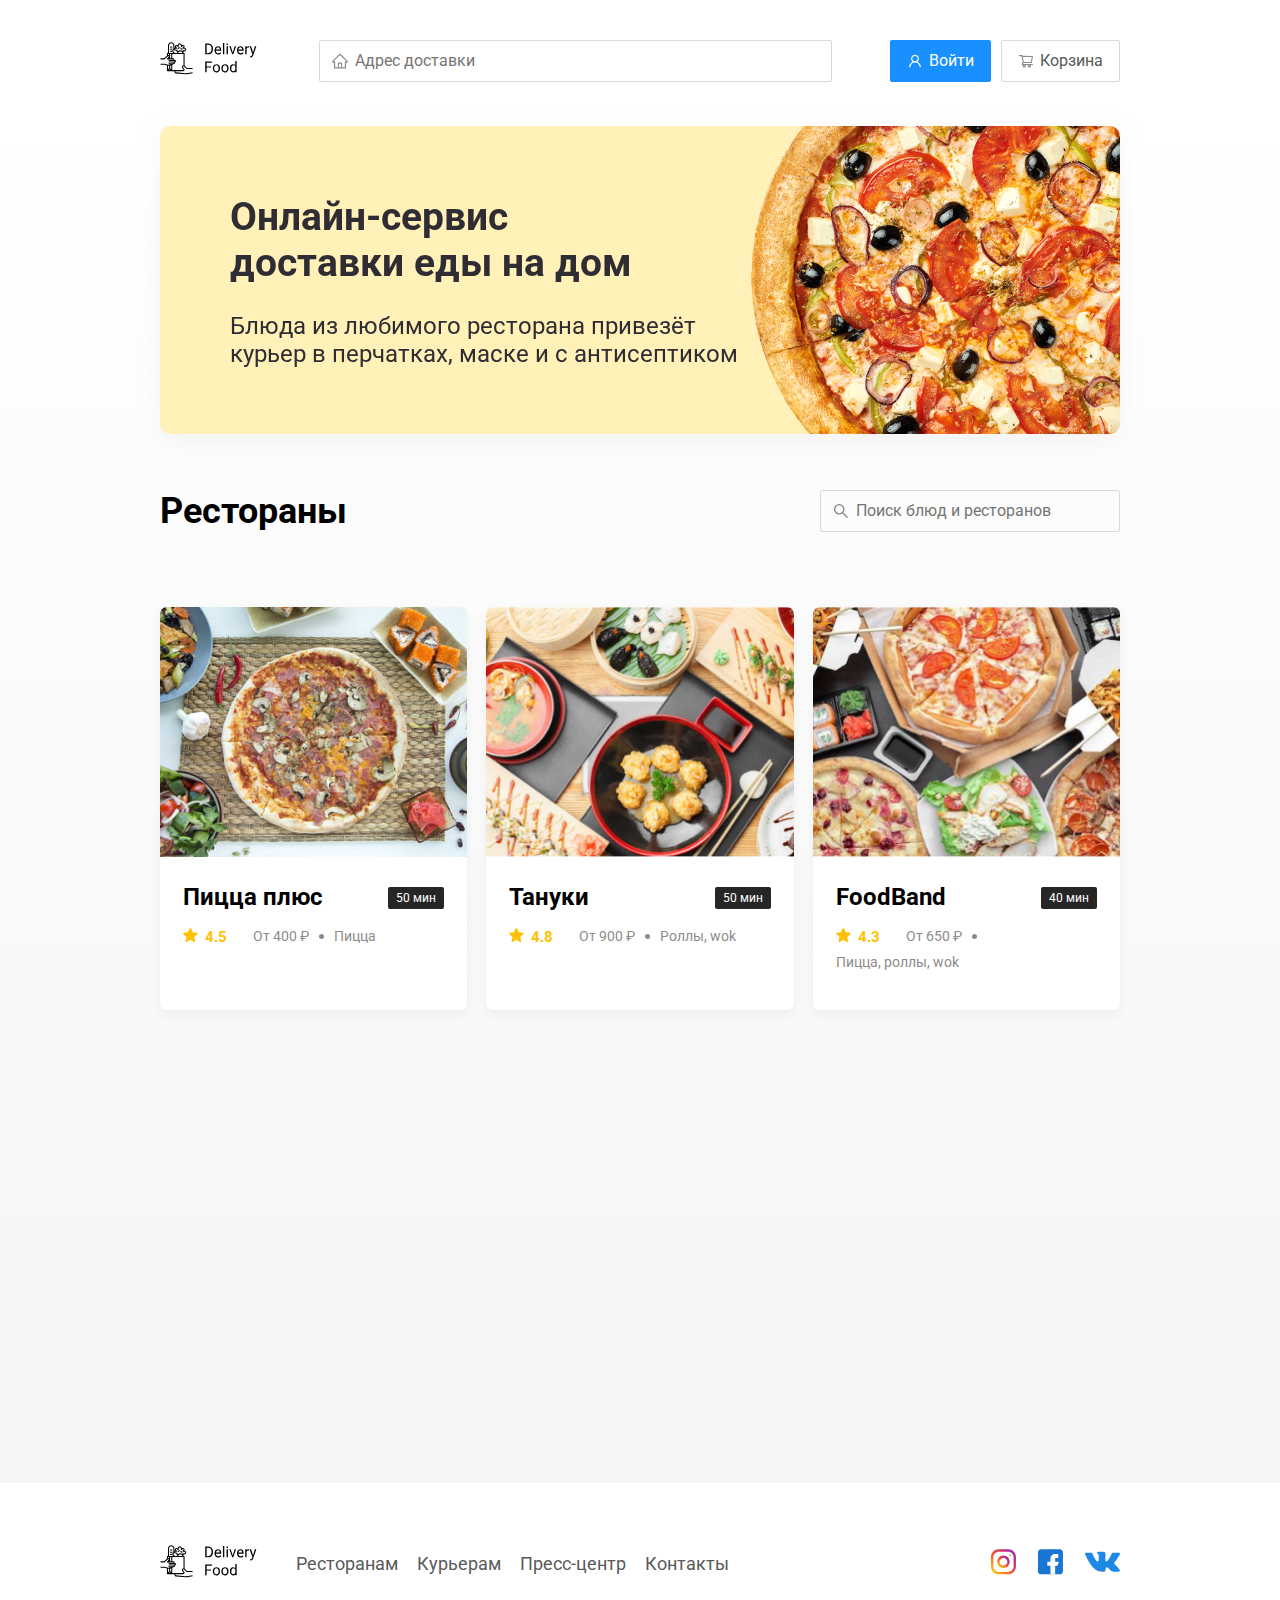
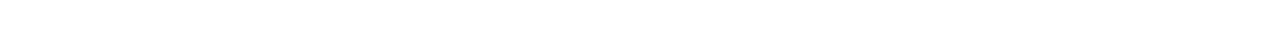
<file: index.html>
<!DOCTYPE html>
<html lang="ru">
  <head>
    <meta charset="UTF-8" />
    <meta name="viewport" content="width=device-width, initial-scale=1.0" />
    <title>Delivery Food - доставка еды на дом</title>
    <link href="https://fonts.googleapis.com/css2?family=Roboto:wght@400;700&display=swap" rel="stylesheet"> 
    <link rel="stylesheet" href="./css/normalize.css" />
    <link rel="stylesheet" href="./css/animate.min.css" />
    <link rel="stylesheet" href="./css/style.css" />
  </head>
  <!-- Шапка сайта -->
    
    <div class="container">
      <header class="header">
        <a class="logo" href="./index.html"><img src="./img/logo.svg" alt="Логотип" /></a>
        <input type="text" class="input input-adress" placeholder="Адрес доставки"/>
        <div class="buttons">
          <button class="button button-primary">
            <img src="./img/user.svg" alt="User" class="button-icon">
            <span class="button-text">Войти</span>
          </button>
          <button class="button">
            <img src="./img/icon container.svg" alt="User" class="button-icon">
            <span class="button-text">Корзина</span>
          </button>
        </div>
      </header>
    </div>
 <!-- Основная часть сайта -->
    <main class="main">
      <div class="container">
        <section class="promo">
          <h1 class="promo-title">Онлайн-сервис<br>доставки еды на&nbsp;дом</h1>
          <p class="promo-text">Блюда из&nbsp;любимого ресторана привезёт курьер в&nbsp;перчатках, маске и&nbsp;с&nbsp;антисептиком</p>
        </section>
        <section class="restaurans">
          <div class="section-heading">
            <h2 class="section-title">Рестораны</h2>
            <input type="text" class="input input-search" placeholder="Поиск блюд и ресторанов">
          </div>
          <div class="cards">

            <a href="./restaurant.html" class="card wow animate__animated animate__zoomIn" data-wow-delay="0.2s"">
              <img class="card-image" src="./img/pizza.png" alt="Пицца">
              <div class="card-text">
                <div class="card-heading">
                  <h3 class="card-title">Пицца плюс</h3>
                  <span class="card-tag">50 мин</span>
                </div>
                <div class="card-info">
                  <div class="card-info__rating">4.5</div>
                  <div class="card-info__price">От 400 ₽</div>
                  <div class="card-info__category">Пицца</div>
                </div>
              </div>
            </a>
            <!--card-->

            <a href="./restaurant.html" class="card wow animate__animated animate__zoomIn" data-wow-delay="0.4s"">
              <img class="card-image" src="./img/tanuki.png" alt="Тануки">
              <div class="card-text">
                <div class="card-heading">
                  <h3 class="card-title">Тануки</h3>
                  <span class="card-tag">50 мин</span>
                </div>
                <div class="card-info">
                  <div class="card-info__rating">4.8</div>
                  <div class="card-info__price">От 900 ₽</div>
                  <div class="card-info__category">Роллы, wok</div>
                </div>
              </div>
            </a>
            <!--card-->

            <a href="./restaurant.html" class="card wow animate__animated animate__zoomIn" data-wow-delay="0.6s"">
              <img class="card-image" src="./img/foodBand.png" alt="Пицца">
              <div class="card-text">
                <div class="card-heading">
                  <h3 class="card-title">FoodBand</h3>
                  <span class="card-tag">40 мин</span>
                </div>
                <div class="card-info">
                  <div class="card-info__rating">4.3</div>
                  <div class="card-info__price">От 650 ₽</div>
                  <div class="card-info__category">Пицца, роллы, wok</div>
                </div>
              </div>
            </a>
            <!--card-->

            <a href="./restaurant.html" class="card wow animate__animated animate__zoomIn" data-wow-delay="0.2s"">
              <img class="card-image" src="./img/zhadina.png" alt="Роллы">
              <div class="card-text">
                <div class="card-heading">
                  <h3 class="card-title">Суши вёсла</h3>
                  <span class="card-tag">60 мин</span>
                </div>
                <div class="card-info">
                  <div class="card-info__rating">4.6</div>
                  <div class="card-info__price">От 500 ₽</div>
                  <div class="card-info__category">Роллы</div>
                </div>
              </div>
            </a>
          <!--card-->

            <a href="./restaurant.html" class="card wow animate__animated animate__zoomIn" data-wow-delay="0.4s"">
              <img class="card-image" src="./img/tochka.png" alt="Пицца">
              <div class="card-text">
                <div class="card-heading">
                  <h3 class="card-title">Точка еды</h3>
                  <span class="card-tag">50 мин</span>
                </div>
                <div class="card-info">
                  <div class="card-info__rating">4.5</div>
                  <div class="card-info__price">От 400 ₽</div>
                  <div class="card-info__category">Пицца, роллы</div>
                </div>
              </div>
            </a>
            <!--card-->

            <a href="./restaurant.html" class="card wow animate__animated animate__zoomIn" data-wow-delay="0.6s"">
              <img class="card-image" src="./img/pizzaburger.png" alt="Пицца">
              <div class="card-text">
                <div class="card-heading">
                  <h3 class="card-title">PizzaBurger</h3>
                  <span class="card-tag">60 мин</span>
                </div>
                <div class="card-info">
                  <div class="card-info__rating">4.6</div>
                  <div class="card-info__price">От 600 ₽</div>
                  <div class="card-info__category">Пицца, бургеры</div>
                </div>
              </div>
            </a>
            <!--card-->
          </div>
          <!--cards-->
        </section>
      </div>
    </main>

     <!-- ПОдвал сайта -->
    <footer class="footer">
      <div class="container">
        <div class="footer-block">
          <a class="logo footer-logo" href="./index.html"><img src="./img/logo.svg" alt="Логотип" /></a>
          <nav class="footer-nav">
            <a href="#" class="footer-link">Ресторанам </a>
            <a href="#" class="footer-link">Курьерам</a>
            <a href="#" class="footer-link">Пресс-центр</a>
            <a href="#" class="footer-link">Контакты</a>
          </nav>
          <div class="social-links">
            <a href="#" class="social-link"><img src="./img/insta.svg" alt="instagram"></a>
            <a href="#" class="social-link"><img src="./img/facebook.svg" alt="facebook"></a>
            <a href="#" class="social-link"><img src="./img/vk.svg" alt="vkontakte"></a>
          </div>
        </div>
      </div>
    </footer>
    <script src="./js/wow.min.js"></script>
    <script src="./js/main_big.js"></script>
  </body>
</html>
</file>
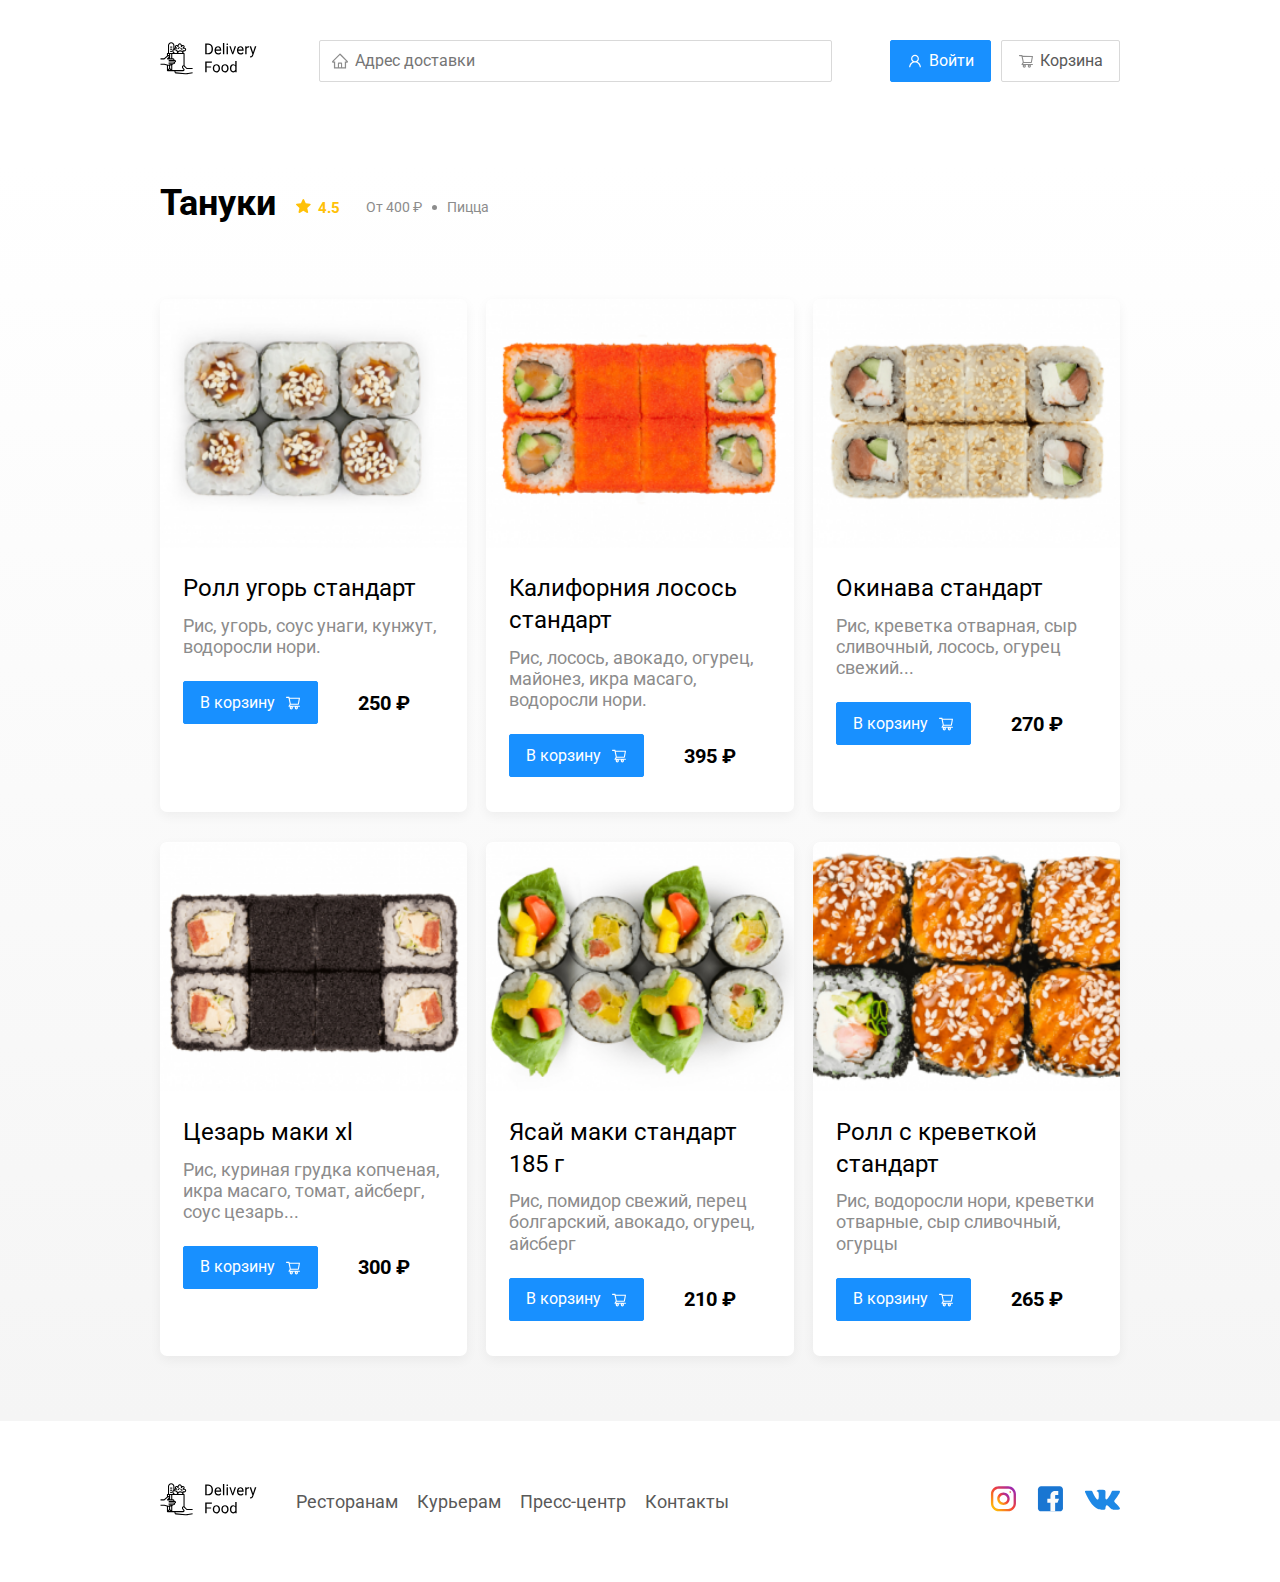
<file: restaurant.html>
<!DOCTYPE html>
<html lang="ru">
  <head>
    <meta charset="UTF-8" />
    <meta name="viewport" content="width=device-width, initial-scale=1.0" />
    <title>Тануки - доставка еды на дом</title>
    <link href="https://fonts.googleapis.com/css2?family=Roboto:wght@400;700&display=swap" rel="stylesheet"> 
    <link rel="stylesheet" href="./css/normalize.css" />
    <link rel="stylesheet" href="./css/animate.min.css" />
    <link rel="stylesheet" href="./css/style.css" />
  </head>
  <!-- Шапка сайта -->
    
    <div class="container">
      <header class="header">
        <a class="logo" href="./index.html"><img src="./img/logo.svg" alt="Логотип" /></a>
        <input type="text" class="input input-adress" placeholder="Адрес доставки"/>
        <div class="buttons">
          <button class="button button-primary">
            <img src="./img/user.svg" alt="User" class="button-icon">
            <span class="button-text">Войти</span>
          </button>
          <button class="button cart-button">
            <img src="./img/icon container.svg" alt="User" class="button-icon">
            <span class="button-text">Корзина</span>
          </button>
        </div>
      </header>
    </div>
 <!-- Основная часть сайта -->
    <main class="main">
      <div class="container">
        
        <section class="restaurans">
          <div class="section-heading">
            <h2 class="section-title">Тануки</h2>
            <div class="card-info">
              <div class="card-info__rating">4.5</div>
              <div class="card-info__price">От 400 ₽</div>
              <div class="card-info__category">Пицца</div>
            </div>
          </div>

          <div class="cards">
            <!--card-->
            <div class="card wow animate__animated animate__zoomIn" data-wow-delay="0.2s">
              <img class="card-image" src="./img/ugor.png" alt="Ролл угорь">
              <div class="card-text">
                <div class="card-heading">
                  <h3 class="card-title card-title-reg">Ролл угорь стандарт</h3>
                </div>
                <div class="card-info">
                  <div class="card-info__ingredients">Рис, угорь, соус унаги, кунжут, водоросли нори.</div>
                </div>
                <div class="card-buttons">
                  <button class="button button-primary">
                     <span class="button-card-text">В корзину</span>
                     <img class="button-card-image" src="./img/shoppingcard.svg" alt="корзина">
                  </button>
                  <strong class="card-price-bold">250 ₽</strong>
                </div>
              </div>
            </div>
            <!--card-->

            <div class="card wow animate__animated animate__zoomIn" data-wow-delay="0.4s">
              <img class="card-image" src="./img/california.png" alt="Калифорния">
              <div class="card-text">
                <div class="card-heading">
                  <h3 class="card-title card-title-reg">Калифорния лосось стандарт</h3>
                </div>
                <div class="card-info">
                  <div class="card-info__ingredients">Рис, лосось, авокадо, огурец, майонез, икра масаго, водоросли нори.</div>
                </div>
                <div class="card-buttons">
                  <button class="button button-primary">
                     <span class="button-card-text">В корзину</span>
                     <img class="button-card-image" src="./img/shoppingcard.svg" alt="корзина">
                  </button>
                  <strong class="card-price-bold">395 ₽</strong>
                </div>
              </div>
            </div>
            <!--card-->

            <div class="card wow animate__animated animate__zoomIn" data-wow-delay="0.6s">
              <img class="card-image" src="./img/okinava.png" alt="Окинава">
              <div class="card-text">
                <div class="card-heading">
                  <h3 class="card-title card-title-reg">Окинава стандарт</h3>
                </div>
                <div class="card-info">
                  <div class="card-info__ingredients">Рис, креветка отварная, сыр сливочный, лосось, огурец свежий...</div>
                </div>
                <div class="card-buttons">
                  <button class="button button-primary">
                     <span class="button-card-text">В корзину</span>
                     <img class="button-card-image" src="./img/shoppingcard.svg" alt="корзина">
                  </button>
                  <strong class="card-price-bold">270 ₽</strong>
                </div>
              </div>
            </div>
            <!--card-->

            <div class="card wow animate__animated animate__zoomIn" data-wow-delay="0.2s">
              <img class="card-image" src="./img/cezar.png" alt="Цезарь маки">
              <div class="card-text">
                <div class="card-heading">
                  <h3 class="card-title card-title-reg">Цезарь маки хl</h3>
                </div>
                <div class="card-info">
                  <div class="card-info__ingredients">Рис, куриная грудка копченая, икра масаго, томат, айсберг, соус цезарь...</div>
                </div>
                <div class="card-buttons">
                  <button class="button button-primary">
                     <span class="button-card-text">В корзину</span>
                     <img class="button-card-image" src="./img/shoppingcard.svg" alt="корзина">
                  </button>
                  <strong class="card-price-bold">300 ₽</strong>
                </div>
              </div>
            </div>
          <!--card-->

            <div class="card wow animate__animated animate__zoomIn" data-wow-delay="0.4s">
              <img class="card-image" src="./img/yasai.png" alt="Ясай маки">
              <div class="card-text">
                <div class="card-heading">
                  <h3 class="card-title card-title-reg">Ясай маки стандарт 185 г</h3>
                </div>
                <div class="card-info">
                  <div class="card-info__ingredients">Рис, помидор свежий, перец болгарский, авокадо, огурец, айсберг</div>
                </div>
                <div class="card-buttons">
                  <button class="button button-primary">
                     <span class="button-card-text">В корзину</span>
                     <img class="button-card-image" src="./img/shoppingcard.svg" alt="корзина">
                  </button>
                  <strong class="card-price-bold">210 ₽</strong>
                </div>
              </div>
            </div>
            <!--card-->

            <div class="card wow animate__animated animate__zoomIn" data-wow-delay="0.6s">
              <img class="card-image" src="./img/roll.png" alt="Ролл с креветкой">
              <div class="card-text">
                <div class="card-heading">
                  <h3 class="card-title card-title-reg">Ролл с креветкой стандарт</h3>
                </div>
                <div class="card-info">
                  <div class="card-info__ingredients">Рис, водоросли нори, креветки отварные, сыр сливочный, огурцы</div>
                </div>
                <div class="card-buttons">
                  <button class="button button-primary">
                     <span class="button-card-text">В корзину</span>
                     <img class="button-card-image" src="./img/shoppingcard.svg" alt="корзина">
                  </button>
                  <strong class="card-price-bold">265 ₽</strong>
                </div>
              </div>
            </div>
            <!--card-->
          </div>
          <!--cards-->
        </section>
      </div>
    </main>

     <!-- ПОдвал сайта -->
    <footer class="footer">
      <div class="container">
        <div class="footer-block">
          <a class="logo footer-logo" href="./index.html"><img src="./img/logo.svg" alt="Логотип" /></a>
          <nav class="footer-nav">
            <a href="#" class="footer-link">Ресторанам</a>
            <a href="#" class="footer-link">Курьерам</a>
            <a href="#" class="footer-link">Пресс-центр</a>
            <a href="#" class="footer-link">Контакты</a>
          </nav>
          <div class="social-links">
            <a href="#" class="social-link"><img src="./img/insta.svg" alt="instagram"></a>
            <a href="#" class="social-link"><img src="./img/facebook.svg" alt="facebook"></a>
            <a href="#" class="social-link"><img src="./img/vk.svg" alt="vkontakte"></a>
          </div>
        </div>
      </div>
    </footer>
    
    <div class="modal">
      <div class="modal-dialog">
        <!--modal-header-->
        <div class="modal-header">
          <h3 class="modal-title">Корзина</h3>
          <button class="close">&times;</button>
        </div>
        <!--modal-body-->
        <div class="modal-body">
          <div class="food-row">
            <span class="food-name">Ролл угорь стандарт</span>
            <strong class="food-price">250 ₽</strong>
            <div class="food-counter">
              <button class="counter-button">-</button>
              <span class="counter">1</span>
              <button class="counter-button">+</button>
            </div>
          </div>
          <div class="food-row">
            <span class="food-name">Ролл угорь стандарт</span>
            <strong class="food-price">250 ₽</strong>
            <div class="food-counter">
              <button class="counter-button">-</button>
              <span class="counter">1</span>
              <button class="counter-button">+</button>
            </div>
          </div>
          <div class="food-row">
            <span class="food-name">Ролл угорь стандарт</span>
            <strong class="food-price">250 ₽</strong>
            <div class="food-counter">
              <button class="counter-button">-</button>
              <span class="counter">1</span>
              <button class="counter-button">+</button>
            </div>
          </div>
          <div class="food-row">
            <span class="food-name">Ролл угорь стандарт</span>
            <strong class="food-price">250 ₽</strong>
            <div class="food-counter">
              <button class="counter-button">-</button>
              <span class="counter">1</span>
              <button class="counter-button">+</button>
            </div>
          </div>
        </div>
        <!--modal-footer-->
        <div class="modal-footer">
          <span class="pricetag">1250 ₽</span>
          <div class="footer-buttons">
            <button class="button button-primary">Оформить заказ</button>
            <button class="button">Отмена</button>
          </div>
        </div>
      </div>
    </div>
    <script src="./js/wow.min.js"></script>
    <script src="./js/main.js"></script>
  </body>
</html>
</file>
<file: css/style.css>
* {
  box-sizing: border-box;
}

body {
  font-family: "Roboto", sans-serif;
}

.container {
  max-width: 1200px;
  margin: auto;
}

.input {
  background: #fff;
  border: 1px solid #d9d9d9;
  border-radius: 2px;
  padding: 8px;
  font-size: 16px;
  line-height: 1.5;
  padding-left: 35px;
  background: no-repeat left 11px center;
}

.header {
  display: flex;
  align-items: center;
  justify-content: space-between;
  padding: 40px 0 44px;
}

.input-adress {
  flex: 0.8;
  background-image: url(../img/home.svg);
}

.buttons {
  display: flex;
  align-items: center;
}

.button {
  display: flex;
  align-items: center;
  padding: 8px 16px;
  min-height: 42px;
  background: #fff;
  border: 1px solid #d9d9d9;
  box-shadow: 0px 0px 2px rgba(0, 0, 0, 0.0015);
  border-radius: 2px;
  font-size: 16px;
  line-height: 1.5;
  color: #595959;
  cursor: pointer;
}

.cart-button:hover {
  border: 1px solid #1890ff;
}

.button-primary {
  background: #1890ff;
  border: 1px solid #1890ff;
  color: #fff;
  margin-right: 10px;
}

.button-icon {
  margin-right: 6px;
}

.button-card-text {
  margin-right: 10px;
}

.main {
  background: linear-gradient(
    180deg,
    rgba(245, 245, 245, 0) 1.04%,
    #f5f5f5 100%
  );
}

.promo {
  filter: drop-shadow(0px 7px 12px rgba(158, 158, 163, 0.1));
  background: #fff1b8 url("../img/promo-image.png") no-repeat top -100px right -250px /
    950px;
  border-radius: 10px;
  padding: 42px 70px;
}

.promo-title {
  font-size: 39px;
  line-height: 1.18;
  color: #302c34;
}

.promo-text {
  max-width: 540px;
  font-size: 24px;
  line-height: 1.17;
  color: #302c34;
}

.section-heading {
  display: flex;
  align-items: center;
  justify-content: flex-start;
  margin: 26px 0 45px;
}

.section-title {
  font-size: 36px;
  line-height: 1.17;
  margin-right: 20px;
}

.input-search {
  width: 300px;
  background-image: url(../img/search.svg);
  margin-left: auto;
}

.cards {
  display: flex;
  flex-flow: row wrap;
  /*align-items: flex-start;*/
  align-items: stretch;
  justify-content: space-between;
  padding-bottom: 35px;
}

.card {
  background: #ffffff;
  box-shadow: 0px 4px 12px rgba(0, 0, 0, 0.05);
  border-radius: 7px;
  overflow: hidden;
  margin-bottom: 30px;
  flex-basis: 32%;
  text-decoration: none;
  color: #000;
}

.card-image {
  height: 250px;
  width: 100%;
  object-fit: cover;
}

.card-text {
  margin: 20px 23px 35px;
}

.card-heading {
  display: flex;
  align-items: center;
  justify-content: space-between;
}

.card-title {
  font-weight: bold;
  font-size: 24px;
  line-height: 1.33;
  margin: 0;
}

.card-title-reg {
  font-weight: 400;
}

.card-tag {
  background: #262626;
  border-radius: 2px;
  color: #ffffff;
  font-size: 12px;
  line-height: 1.67;
  padding: 1px 8px;
}

.card-info {
  display: flex;
  align-items: center;
  flex-wrap: wrap;
  margin-top: 10px;
}

.card-info__rating {
  margin-right: 26px;
  color: #ffc107;
  font-weight: bold;
  font-size: 18px;
  line-height: 1.78;
  padding-left: 22px;
  background: url(../img/star.svg) no-repeat top calc(50% - 2px) left;
}

.card-info__price,
.card-info__category {
  font-weight: normal;
  font-size: 18px;
  line-height: 1.78;
  color: #8c8c8c;
}

.card-info__price {
  margin-right: 25px;
  position: relative;
}

.card-info__price:after {
  content: "";
  position: absolute;
  width: 5px;
  height: 5px;
  right: -15px;
  top: calc(50% - 3px);
  background: #8c8c8c;
  border-radius: 50%;
}

.card-info__category {
  text-overflow: ellipsis;
  overflow: hidden;
  white-space: nowrap;
  max-width: 150px;
}

.card-info__ingredients {
  font-size: 18px;
  line-height: 1.17;
  color: #8c8c8c;
}

.card-buttons {
  margin-top: 24px;
  display: flex;
  justify-content: flex-start;
  align-items: center;
}

.card-price-bold {
  font-weight: bold;
  font-size: 20px;
  line-height: 1.6;
  color: #000000;
  margin-left: 30px;
}

.footer {
  padding: 60px 0;
}

.footer-block {
  display: flex;
  align-items: center;
  justify-content: space-between;
}
.footer-nav {
  margin: 0 auto 0 35px;
}

.footer-link {
  display: inline-block;
  font-size: 18px;
  line-height: 1.17;
  color: #595959;
  text-decoration: none;
}

.footer-link:not(:last-child) {
  margin-right: 15px;
}

.social-links {
  display: flex;
  align-items: center;
}

.social-link:not(:last-child) {
  margin-right: 21px;
}

.modal {
  position: fixed;
  left: 0;
  top: 0;
  width: 100%;
  height: 100%;
  background: rgba(0, 0, 0, 0.4);
  display: none;
}

.is-open {
  display: flex;
}

.modal-dialog {
  max-width: 780px;
  width: 95%;
  background: #ffffff;
  border-radius: 5px;
  margin: auto;
  padding: 40px 45px;
}

.modal-header {
  display: flex;
  align-items: center;
  justify-content: space-between;
  margin-bottom: 45px;
}

.modal-title {
  margin: 0;
  font-weight: bold;
  font-size: 36px;
  line-height: 1.17;
}

.close {
  font-size: 36px;
  border: none;
  background-color: transparent;
  cursor: pointer;
}

.modal-body {
  margin-bottom: 52px;
}

.food-row {
  display: flex;
  align-items: flex-start;
  justify-content: space-between;
  padding-bottom: 8px;
  border-bottom: 1px solid #d9d9d9;
  margin-bottom: 15px;
}

.food-name {
  font-size: 18px;
  line-height: 1.8;
}

.food-price {
  font-size: 20px;
  line-height: 1.6;
  margin-right: 45px;
  margin-left: auto;
}

.food-counter {
  display: flex;
  align-items: center;
  justify-content: center;
}

.counter-button {
  width: 39px;
  height: 32px;
  display: flex;
  align-items: center;
  justify-content: center;
  background: #ffffff;
  border: 1px solid #40a9ff;
  border-radius: 2px;
  font-size: 14px;
  line-height: 1.6;
  color: #40a9ff;
  cursor: pointer;
}

.counter {
  font-size: 16px;
  line-height: 1.5;
  margin-left: 10px;
  margin-right: 10px;
}

.modal-footer {
  display: flex;
  align-items: center;
  justify-content: space-between;
}

.footer-buttons {
  display: flex;
  align-items: center;
}

.pricetag {
  background: #262626;
  border-radius: 5px;
  font-weight: bold;
  font-size: 20px;
  line-height: 1.15;
  color: #fafafa;
  padding: 15px 20px;
}

@media (max-width: 1366px) {
  .container {
    max-width: 960px;
  }

  .promo {
    background-size: 750px;
  }

  .card-info__rating {
    font-size: 15px;
  }

  .card-info__price,
  .card-info__category {
    font-size: 14px;
  }
}

@media (max-width: 992px) {
  .container {
    max-width: 750px;
  }

  .promo {
    padding: 50px;
    background-size: 600px;
    background-position: center right -200px;
  }

  .promo-text {
    max-width: 400px;
    font-size: 18px;
  }

  .card {
    flex-basis: 49%;
  }

  .footer-link {
    font-size: 16px;
  }
}

@media (max-width: 768px) {
  .container {
    max-width: 560px;
  }

  .header {
    flex-wrap: wrap;
  }

  .input-adress {
    order: 5;
    margin-top: 15px;
    flex: 1;
  }

  .promo {
    padding: 25px;
    background-size: 500px;
  }

  .promo-title {
    font-size: 30px;
  }

  .promo-text {
    max-width: 300px;
    font-size: 14px;
  }

  .section-title {
    font-size: 30px;
  }

  .card .card-info__rating {
    flex-basis: 100%;
  }

  .card-title {
    font-size: 18px;
  }
}

@media (max-width: 578px) {
  .container {
    width: 90%;
  }

  .button-text {
    display: none;
  }

  .card {
    flex-basis: 100%;
  }

  .promo {
    padding: 25px;
    background-image: none;
  }

  .promo-title {
    font-size: 26px;
  }

  .section-heading {
    flex-direction: column;
    align-items: flex-start;
  }

  .input-search {
    width: 100%;
  }

  .section-title {
    font-size: 20px;
  }

  .card-image {
    width: 100%;
  }

  .footer-block {
    flex-wrap: wrap;
  }

  .footer-nav {
    order: 5;
    margin: 0 0;
    display: flex;
    flex-wrap: wrap;
    justify-content: space-between;
    flex-basis: 100%;
  }

  .footer-link:not(:last-child) {
    margin-right: 0;
  }

  .footer-link {
    padding: 15px 3px;
  }

  .social-links {
    margin-top: 15px;
  }

  .footer-logo {
    margin-top: 15px;
  }
}
</file>
